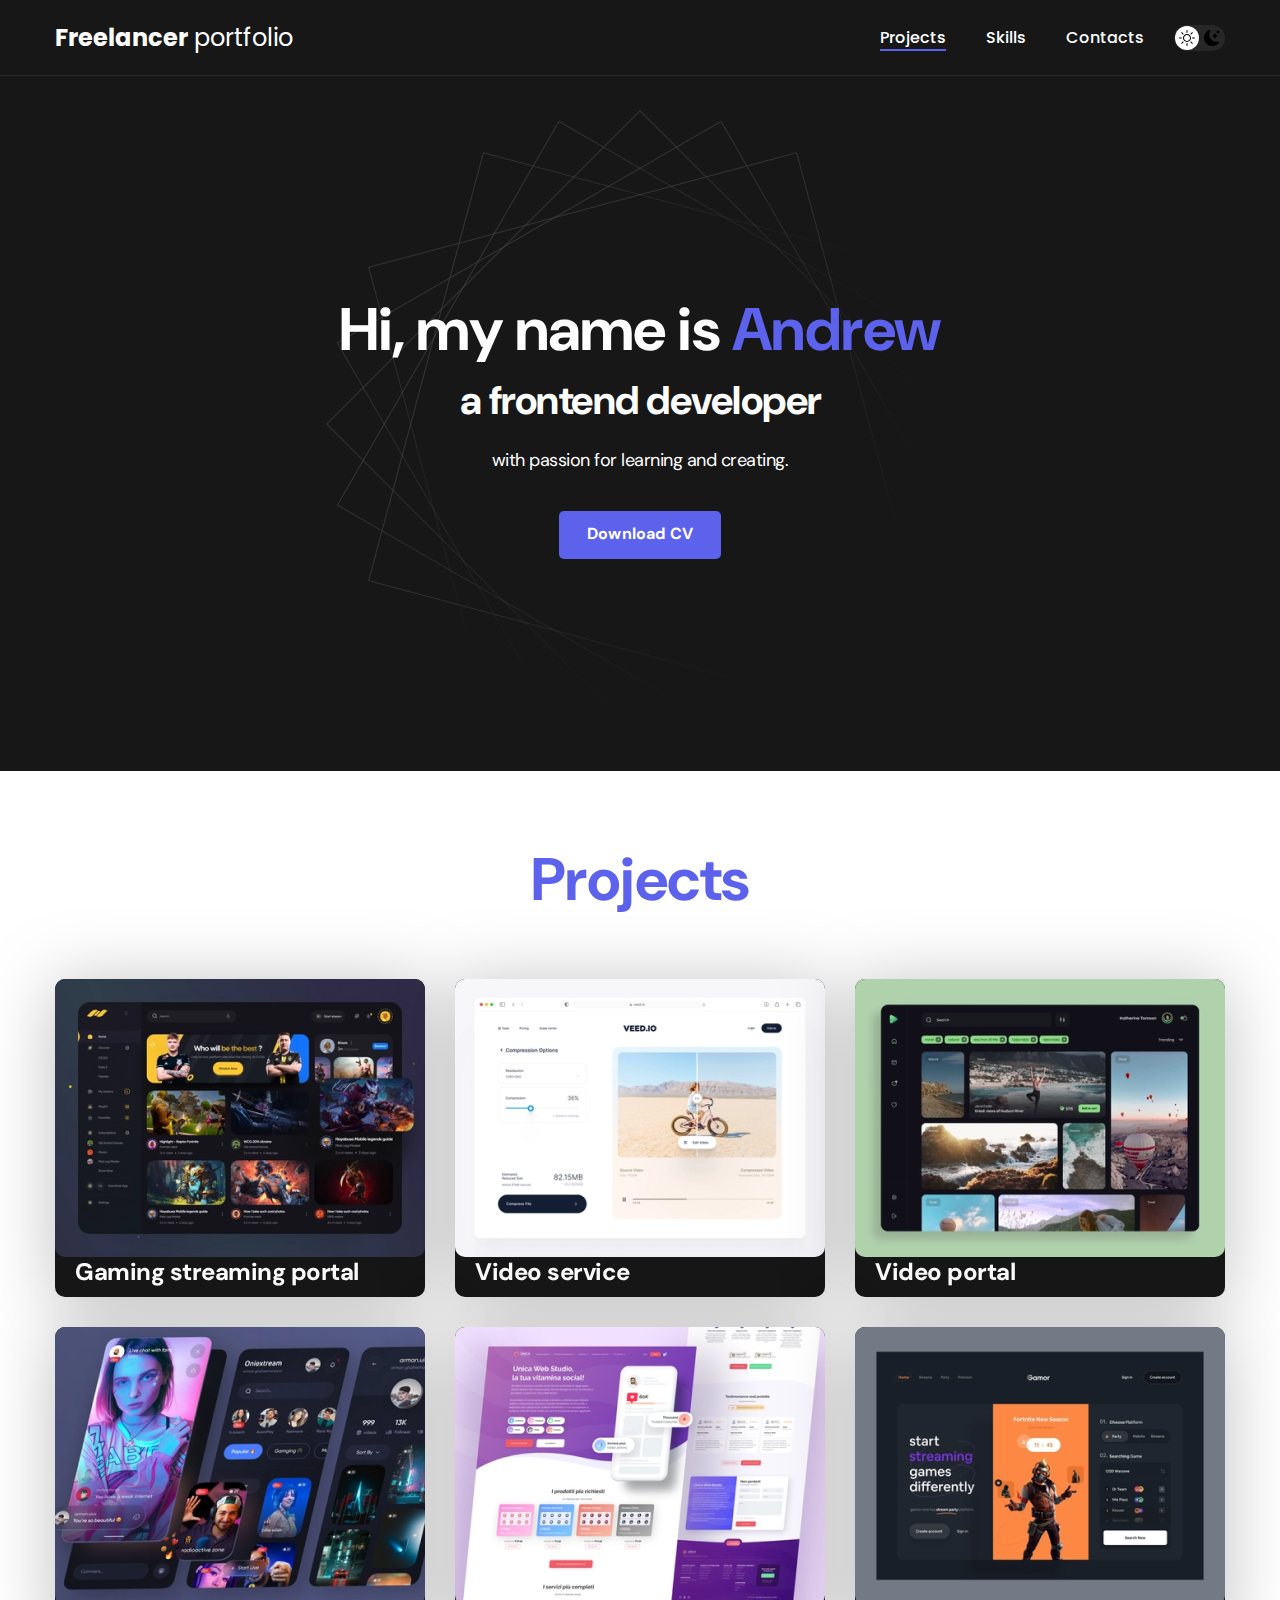
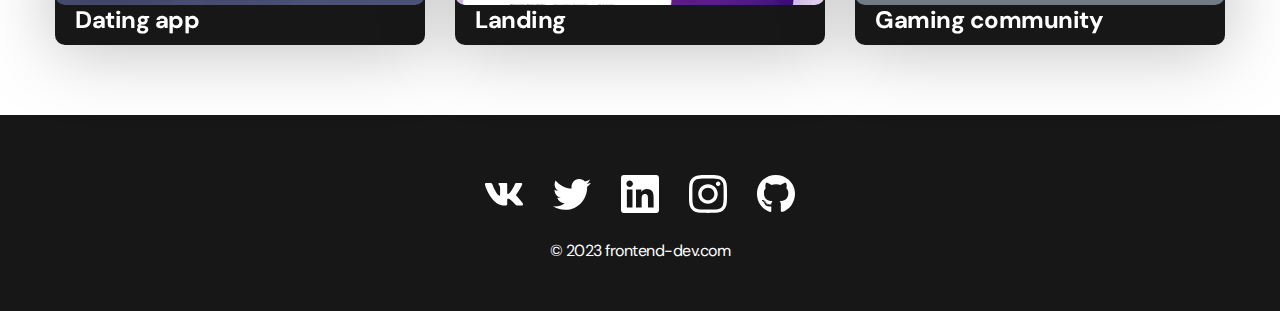
<file: index.html>
<!DOCTYPE html>
<html lang="en">
<head>
    <script id="chatBroEmbedCode">/* Chatbro Widget Embed Code Start */function ChatbroLoader(chats,async){async=!1!==async;var params={embedChatsParameters:chats instanceof Array?chats:[chats],lang:navigator.language||navigator.userLanguage,needLoadCode:'undefined'==typeof Chatbro,embedParamsVersion:localStorage.embedParamsVersion,chatbroScriptVersion:localStorage.chatbroScriptVersion},xhr=new XMLHttpRequest;xhr.withCredentials=!0,xhr.onload=function(){eval(xhr.responseText)},xhr.onerror=function(){console.error('Chatbro loading error')},xhr.open('GET','https://www.chatbro.com/embed.js?'+btoa(unescape(encodeURIComponent(JSON.stringify(params)))),async),xhr.send()}/* Chatbro Widget Embed Code End */ChatbroLoader({encodedChatId: '08pGf'});</script>
    <meta charset="UTF-8">
    <meta http-equiv="X-UA-Compatible" content="IE=edge">
    <meta name="viewport" content="width=device-width, initial-scale=1.0">
    <title>Portfolio</title>
    <link rel="stylesheet" href="./css/main.css">
</head>
<body>
    <nav class="nav">
        <div class="container">
            <div class="nav-row">
                <a href="./index.html" class="logo">
                   <strong>Freelancer</strong> portfolio
                </a>

                <button class="dark-mode-btn">
                    <img src="./img/icons/Sun.svg" alt="Light Mode" class="dark-mode-btn__icon">
                    <img src="./img/icons/Moon.svg" alt="Light Mode" class="dark-mode-btn__icon">
                </button>

                <ul class="nav-list">
                    <li class="nav-list__item"><a href="./index.html" class="nav-list__link nav-list__link--active">Projects</a></li>
                    <li class="nav-list__item"><a href="./skills.html" class="nav-list__link">Skills</a></li>
                    <li class="nav-list__item"><a href="./contacts.html" class="nav-list__link">Contacts</a></li>
                </ul>
            </div>
        </div>

    </nav>

    <header class="header">
            <div class="header__wrapper">
            <h1 class="header__title">
                <strong>Hi, my name is <em>Andrew</em></strong><br>
                 a frontend developer
            </h1>
            <div class="header__text">
                <p>with passion for learning and creating.</p>
            </div>
            <a href="./img/cv.pdf" download="" class="btn">Download CV</a>
        </div>
    </header>

    <main class="section">
        <div class="container">
            <h2 class="title-1">Projects</h2>
        <ul class="projects">
            <li class="project">
                <a href="./project-page.html">
                <img src="./img/projects/01.jpg" alt="ProjectImage" class="project__image">
                <h3 class="project__title">Gaming streaming portal</h3>
                 </a>
            </li>
            <li class="project">
                <a href="./project-page.html">
                <img src="./img/projects/02.jpg" alt="ProjectImage" class="project__image">
                <h3 class="project__title">Video service</h3>
            </a>
            </li>
            <li class="project">
                <a href="./project-page.html">
                <img src="./img/projects/03.jpg" alt="ProjectImage" class="project__image">
                <h3 class="project__title">Video portal</h3>
                </a>
            </li>
            <li class="project">
                <a href="./project-page.html">
                <img src="./img/projects/04.jpg" alt="ProjectImage" class="project__image">
                <h3 class="project__title">Dating app</h3>
            </a>
            </li>
            <li class="project">
                <a href="./project-page.html">
                <img src="./img/projects/05.jpg" alt="ProjectImage" class="project__image">
                <h3 class="project__title">Landing</h3>
                </a>
            </li>
            <li class="project">
                <a href="./project-page.html">
                <img src="./img/projects/06.jpg" alt="ProjectImage" class="project__image">
                <h3 class="project__title">Gaming community</h3>
            </a>
            </li>
        </ul>
        </div>
    </main>

    <footer class="footer">
        <div class="container">
            <div class="footer__wrapper">
            <ul class="social">
                <li class="social__item">
                    <a href="#!"><img src="./img/icons/Vector.svg" alt=""></a>
                </li>
                <li class="social__item">
                    <a href="#!"><img src="./img/icons/twitter.svg" alt=""></a>
                </li>
                <li class="social__item">
                    <a href="#!"><img src="./img/icons/linkedIn.svg" alt=""></a>
                </li>
                <li class="social__item">
                    <a href="#!"><img src="./img/icons/instagram.svg" alt=""></a>
                </li>
                <li class="social__item">
                    <a href="#!"><img src="./img/icons/gitHub.svg" alt=""></a>
                </li>
            </ul>
            <div class="copyright">
                <p>© 2023 frontend-dev.com</p>
            </div>
        </div>
        </div>
    </footer>
<script src="./js/main.js" ></script>
</body>
</html>
</file>
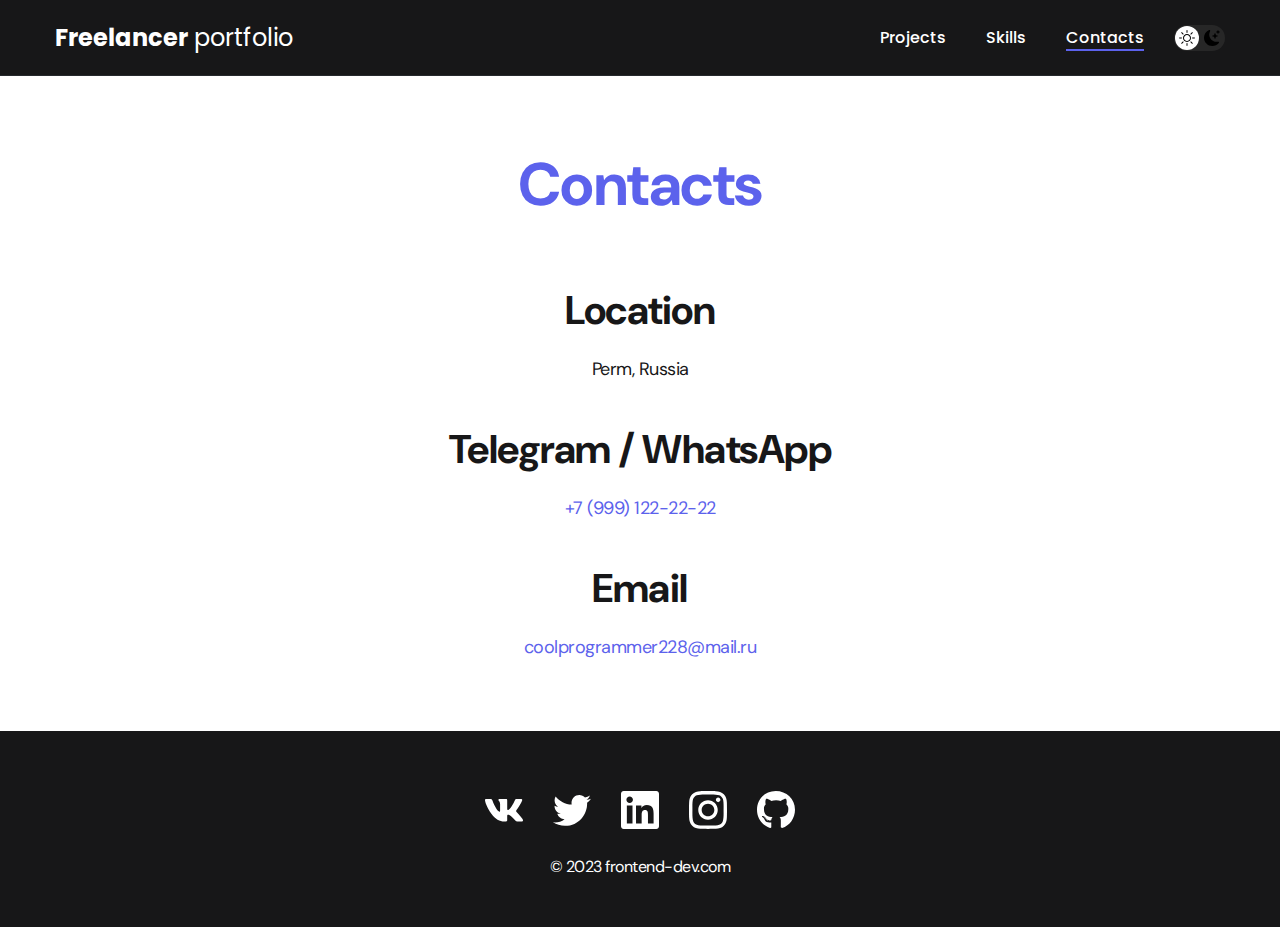
<file: contacts.html>
<!DOCTYPE html>
<html lang="en">
<head>
    <meta charset="UTF-8">
    <meta http-equiv="X-UA-Compatible" content="IE=edge">
    <meta name="viewport" content="width=device-width, initial-scale=1.0">
    <title>Portfolio</title>
    <link rel="stylesheet" href="./css/main.css">
</head>
<body class="night">
    <nav class="nav">
        <div class="container">
            <div class="nav-row">
                <a href="./index.html" class="logo">
                   <strong>Freelancer</strong> portfolio
                </a>
                <button class="dark-mode-btn">
                    <img src="./img/icons/Sun.svg" alt="Light Mode" class="dark-mode-btn__icon">
                    <img src="./img/icons/Moon.svg" alt="Light Mode" class="dark-mode-btn__icon">
                </button>
                <ul class="nav-list">
                    <li class="nav-list__item"><a href="./index.html" class="nav-list__link">Projects</a></li>
                    <li class="nav-list__item"><a href="./skills.html" class="nav-list__link">Skills</a></li>
                    <li class="nav-list__item"><a href="./contacts.html" class="nav-list__link nav-list__link--active">Contacts</a></li>
                </ul>
            </div>
        </div>

    </nav>

    <main class="section">
        <div class="container">

        
            <h1 class="title-1">Contacts</h1>

    <ul class="content-list">
        <li class="content-list__item"><h2 class="title-2">Location</h2>
            <p>Perm, Russia</p></li>
        <li class="content-list__item"><h2 class="title-2">Telegram / WhatsApp</h2>
            <p><a href="tel:+79991222222">+7 (999) 122-22-22</a></p></li>
            <li class="content-list__item"><h2 class="title-2">Email</h2>
                <p> <a href="mailto:coolprogrammer228@mail.ru">coolprogrammer228@mail.ru</a></p></li>
    </ul>   
   
        </div>
    </main>

    <footer class="footer">
        <div class="container">
            <div class="footer__wrapper">
            <ul class="social">
                <li class="social__item">
                    <a href="#!"><img src="./img/icons/Vector.svg" alt=""></a>
                </li>
                <li class="social__item">
                    <a href="#!"><img src="./img/icons/twitter.svg" alt=""></a>
                </li>
                <li class="social__item">
                    <a href="#!"><img src="./img/icons/linkedIn.svg" alt=""></a>
                </li>
                <li class="social__item">
                    <a href="#!"><img src="./img/icons/instagram.svg" alt=""></a>
                </li>
                <li class="social__item">
                    <a href="#!"><img src="./img/icons/gitHub.svg" alt=""></a>
                </li>
            </ul>
            <div class="copyright">
                <p>© 2023 frontend-dev.com</p>
            </div>
        </div>
        </div>
    </footer>
    <script src="./js/main.js" ></script>
</body>
</html>
</file>
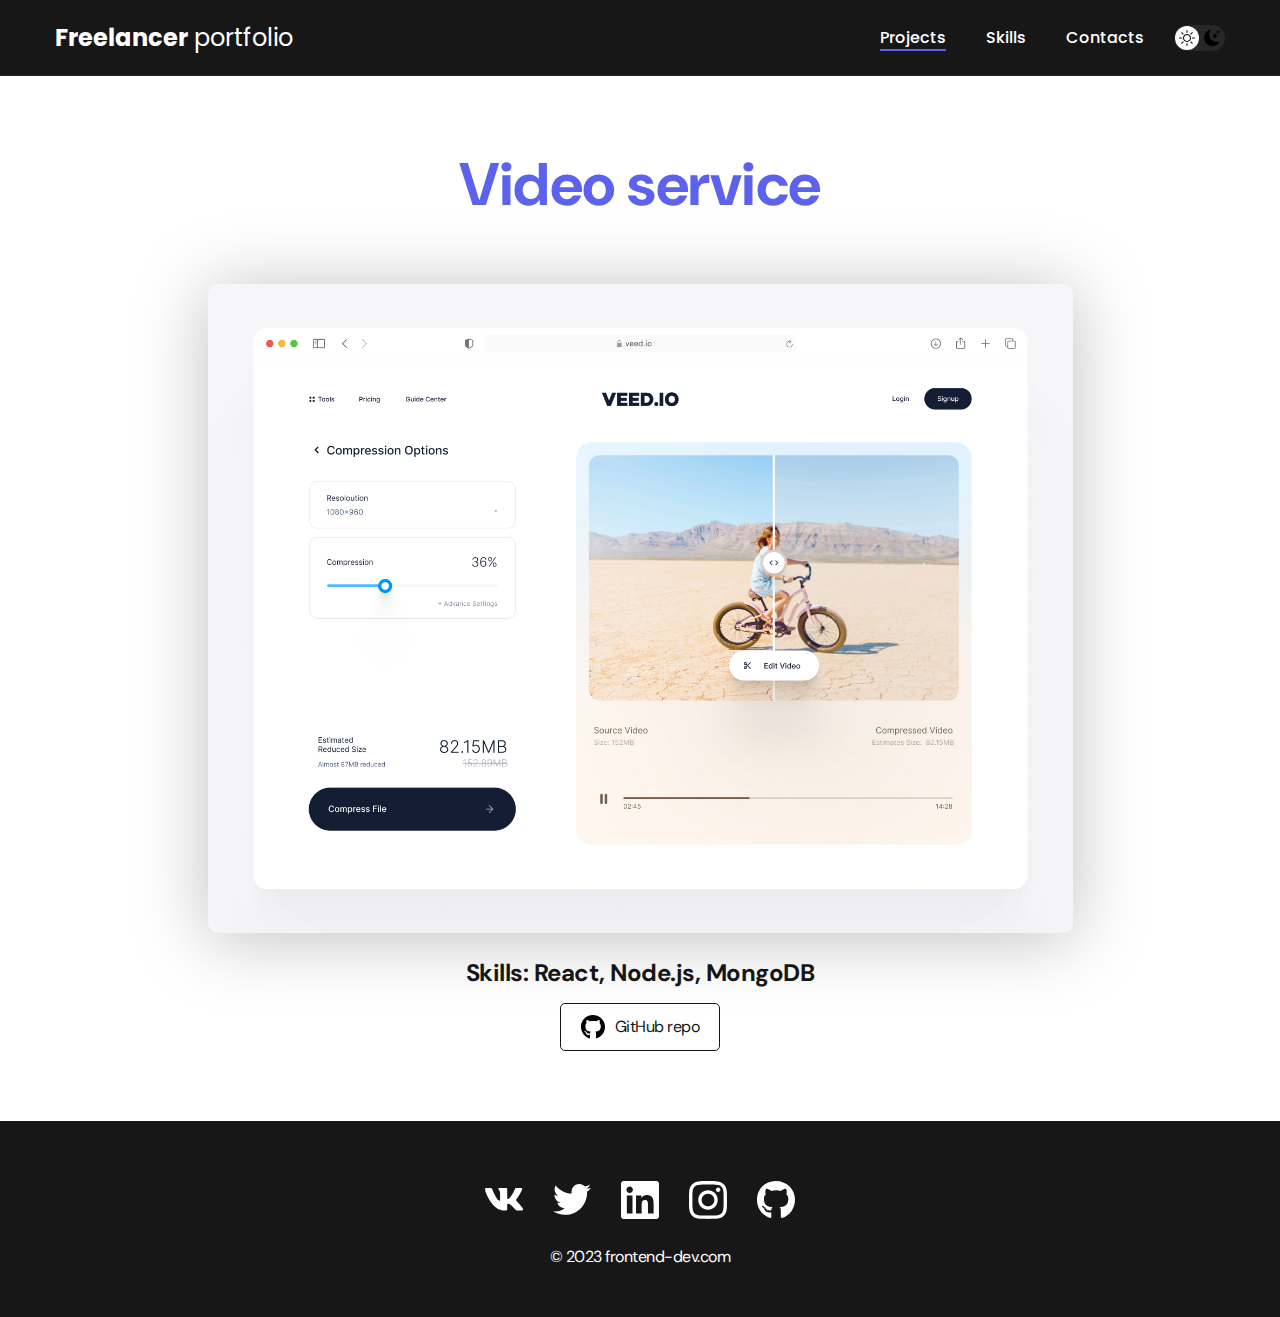
<file: project-page.html>
<!DOCTYPE html>
<html lang="en">
<head>
    <meta charset="UTF-8">
    <meta http-equiv="X-UA-Compatible" content="IE=edge">
    <meta name="viewport" content="width=device-width, initial-scale=1.0">
    <title>Portfolio</title>
    <link rel="stylesheet" href="./css/main.css">
</head>
<body>
    <nav class="nav">
        <div class="container">
            <div class="nav-row">
                <a href="./index.html" class="logo">
                   <strong>Freelancer</strong> portfolio
                </a>
                <button class="dark-mode-btn">
                    <img src="./img/icons/Sun.svg" alt="Light Mode" class="dark-mode-btn__icon">
                    <img src="./img/icons/Moon.svg" alt="Light Mode" class="dark-mode-btn__icon">
                </button>
                <ul class="nav-list">
                    <li class="nav-list__item"><a href="./index.html" class="nav-list__link nav-list__link--active">Projects</a></li>
                    <li class="nav-list__item"><a href="./skills.html" class="nav-list__link">Skills</a></li>
                    <li class="nav-list__item"><a href="./contacts.html" class="nav-list__link">Contacts</a></li>
                </ul>
            </div>
        </div>

    </nav>

    <main class="section">
        <div class="container">

        <div class="project-details">
            <h1 class="title-1">Video service</h1>
            <img src="./img/projects/02-big.jpg" class="project-details__cover" alt="">
            <div class="project-details__desc">
                <p>Skills: React, Node.js, MongoDB</p>
            </div>
            <a href="#!" class="btn-outline">
                <img src="./img/icons/gitHub-black.svg" alt="">
                GitHub repo
            </a>
        </div>
        </div>
    </main>

    <footer class="footer">
        <div class="container">
            <div class="footer__wrapper">
            <ul class="social">
                <li class="social__item">
                    <a href="#!"><img src="./img/icons/Vector.svg" alt=""></a>
                </li>
                <li class="social__item">
                    <a href="#!"><img src="./img/icons/twitter.svg" alt=""></a>
                </li>
                <li class="social__item">
                    <a href="#!"><img src="./img/icons/linkedIn.svg" alt=""></a>
                </li>
                <li class="social__item">
                    <a href="#!"><img src="./img/icons/instagram.svg" alt=""></a>
                </li>
                <li class="social__item">
                    <a href="#!"><img src="./img/icons/gitHub.svg" alt=""></a>
                </li>
            </ul>
            <div class="copyright">
                <p>© 2023 frontend-dev.com</p>
            </div>
        </div>
        </div>
    </footer>
    <script src="./js/main.js" ></script>
</body>
</html>
</file>
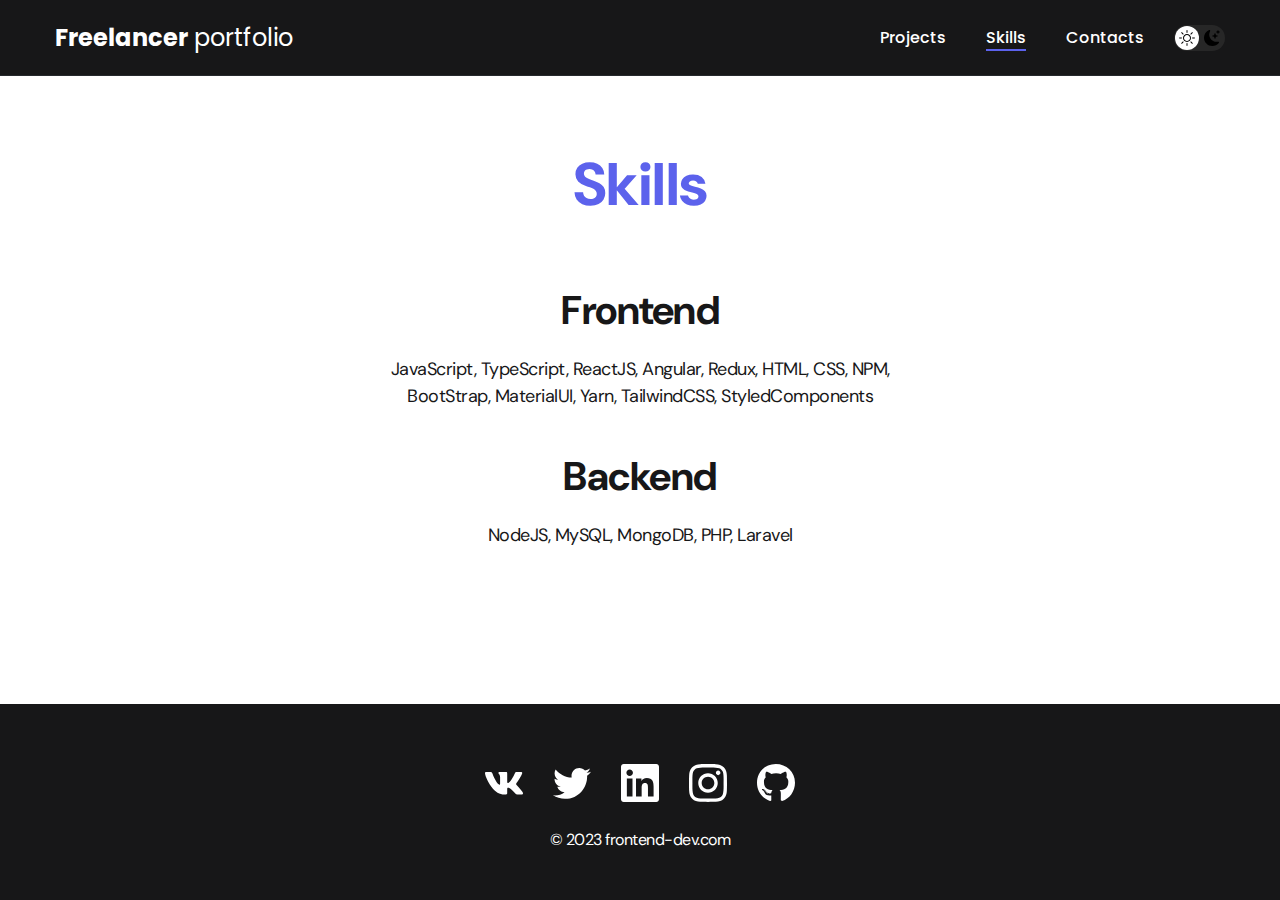
<file: skills.html>
<!DOCTYPE html>
<html lang="en">
<head>
    <meta charset="UTF-8">
    <meta http-equiv="X-UA-Compatible" content="IE=edge">
    <meta name="viewport" content="width=device-width, initial-scale=1.0">
    <title>Portfolio</title>
    <link rel="stylesheet" href="./css/main.css">
</head>
<body>
    <nav class="nav">
        <div class="container">
            <div class="nav-row">
                <a href="./index.html" class="logo">
                   <strong>Freelancer</strong> portfolio
                </a>
                <button class="dark-mode-btn">
                    <img src="./img/icons/Sun.svg" alt="Light Mode" class="dark-mode-btn__icon">
                    <img src="./img/icons/Moon.svg" alt="Light Mode" class="dark-mode-btn__icon">
                </button>
                <ul class="nav-list">
                    <li class="nav-list__item"><a href="./index.html" class="nav-list__link">Projects</a></li>
                    <li class="nav-list__item"><a href="./skills.html" class="nav-list__link nav-list__link--active">Skills</a></li>
                    <li class="nav-list__item"><a href="./contacts.html" class="nav-list__link">Contacts</a></li>
                </ul>
            </div>
        </div>

    </nav>

    <main class="section">
        <div class="container">

        
            <h1 class="title-1">Skills</h1>

    <ul class="content-list">
        <li class="content-list__item"><h2 class="title-2">Frontend</h2>
            <p>JavaScript, TypeScript, ReactJS, Angular, Redux, HTML, CSS, NPM, BootStrap, MaterialUI, Yarn, TailwindCSS, StyledComponents</p></li>
        <li class="content-list__item"><h2 class="title-2">Backend</h2>
            <p>NodeJS, MySQL, MongoDB, PHP, Laravel</p></li>
    </ul>   
   
        </div>
    </main>

    <footer class="footer">
        <div class="container">
            <div class="footer__wrapper">
            <ul class="social">
                <li class="social__item">
                    <a href="#!"><img src="./img/icons/Vector.svg" alt=""></a>
                </li>
                <li class="social__item">
                    <a href="#!"><img src="./img/icons/twitter.svg" alt=""></a>
                </li>
                <li class="social__item">
                    <a href="#!"><img src="./img/icons/linkedIn.svg" alt=""></a>
                </li>
                <li class="social__item">
                    <a href="#!"><img src="./img/icons/instagram.svg" alt=""></a>
                </li>
                <li class="social__item">
                    <a href="#!"><img src="./img/icons/gitHub.svg" alt=""></a>
                </li>
            </ul>
            <div class="copyright">
                <p>© 2023 frontend-dev.com</p>
            </div>
        </div>
        </div>
    </footer>
    <script src="./js/main.js" ></script>
</body>
</html>
</file>
<file: css/main.css>
@import "./reset.css";
@import url('https://fonts.googleapis.com/css2?family=DM+Sans:wght@400;500;700&family=Poppins:wght@400;500;700&display=swap');

/*
font-family: 'DM Sans', sans-serif;
font-family: 'Poppins', sans-serif;
*/

:root {
    --black: #171718;
    --black-border: #26292D;
    --white: #fff;
    --purple: #5c62ec;

    --text-color: var(--black);
    --dark-bg: var(--black);
    --dark-border: var(--black-border);
    --header-text: var(--white);
    --accent: var(--purple);

    /* Light mode*/
    --page-bg: var(--white);
    --text-color: var(--black);
    --project-card-bg: var(--black);
    --project-card-text: var(--white);
}

.dark {
      /* Dark mode*/
      --page-bg: #252526;
      --text-color: var(--white);
}

html, body {
    font-family: 'DM Sans';
    letter-spacing: -0.5px;
    min-height: 100vh;
    display: flex;
    flex-direction: column;
    /*Light mode*/
    background-color: var(--page-bg);
    color: var(--text-color);
}

.container {
    margin: 0 auto;
    padding: 0 15px;
    max-width: 1200px;
}

.none {
    display: none !important;
}

/* NAV */

.nav {
    padding: 20px 0;
    border-bottom: 1px solid #26292D;
    background-color: var(--dark-bg);
    color: var(--header-text);
    letter-spacing: normal;
}

.nav-row {
    display: flex;
    justify-content: flex-end;
    align-items: center;
    column-gap: 30px;
    row-gap: 20px;
    flex-wrap: wrap;
}

.logo {
    color: var(--header-text);
    font-size: 24px;
    font-family: 'Poppins', sans-serif;
    margin-right: auto;
}

.logo strong {
    font-weight: 700;
}

.nav-list {
    display: flex;
    align-items: center;
    row-gap: 10px;
    column-gap: 40px;
    font-size: 16px;
    font-weight: 500;
    font-family: 'Poppins', sans-serif;
}

.nav-list__link {
    color: var(--header-text);
    transition: opacity 0.2s ease-in;
}

.nav-list__link:hover {
    opacity: 0.8;
}

.nav-list__link--active {
    position: relative;
}

.nav-list__link--active::before {
    content: "";
    position: absolute;
    left: 0;
    top: 100%;
    display: block;
    height: 2px;
    width: 100%;
    background-color: var(--accent);
}

/* Dark Mode btn*/

.dark-mode-btn {
    order: 1;
    position: relative;
    display: flex;
    justify-content: space-between;
    width: 51px;
    height: 26px;
    padding: 5px;
    border-radius: 50px;
    background-color: #272727;
}

.dark-mode-btn::before {
    content: "";
    position: absolute;
    top: 1px;
    left: 1px;
    display: block;
    width: 24px;
    height: 24px;
    border-radius: 50%;
    background-color: var(--white);
    transition: left 0.2s ease-in;
}

.dark-mode-btn--active::before {
    left: 26px;
}


.dark-mode-btn__icon {
    position: relative;
}

/* HEADER */

.header {
    display: flex;
    justify-content: center;
    align-items: center;
    padding: 40px 0;
    min-height: 695px;
    background-color: var(--dark-bg);
    background-image: url('./../img/header-bg.png');
    background-repeat: no-repeat;
    background-size: auto;
    background-position: center center;
    color: var(--header-text);
    text-align: center;
}

.head__wrapper {
    padding: 0 15px;
    max-width: 660px;
}

.header__title {
    margin-bottom: 20px;
   font-size: 40px;
   font-weight: 700;
   line-height: 1.4;

}

.header__title strong {
    font-size: 60px;
    font-weight: 700;
}

.header__title em {
    font-style: normal;
    color: var(--accent);
}

.header__text {
    margin-bottom: 40px;
    font-size: 18px;
    line-height: 1.333;
}

.header__text p + p {
    margin-top: 1em;
}

.btn {
    display: inline-block;
    height: 48px;
    padding: 12px 28px;
    border-radius: 5px;
    background-color: var(--accent);
    color: var(--white);
    letter-spacing: 0.15px;
    font-size: 16px;
    font-weight: 700;
    transition: opacity 0.2s ease-in;
}

.btn:hover {
    opacity: 0.8;
}

.btn:active {
    position: relative;
    top: 1px;
}

/*иет фсешму*/
.btn-outline {
    display: flex;
    column-gap: 10px;
    align-items: center;
    height: 48px;
    border-radius: 5px;
    padding: 12px 20px;
    border: 1px solid var(--black);
    background-color: var(--white);
    color: var(--black);
}

.btn-outline:hover {
    opacity: 0.8;
}

.btn-outline:active {
    position: relative;
    top: 1px;
}

/* General */
.section {
 padding: 70px 0;

}

.title-1 {
    margin-bottom: 60px;
    font-size: 60px;
    font-weight: 700;
    line-height: 1.3;
    color: var(--accent);
    text-align: center;
}

/* Projects */
.projects {
    display: flex;
    justify-content: center;
    flex-wrap: wrap;
    column-gap: 30px;
    row-gap: 30px;
}

.project {
    max-width: 370px;
    background-color: var(--project-card-bg);
    filter: drop-shadow(0px 5px 35px rgba(0, 0, 0, 0.25));
    border-radius: 10px;
}

.project__image {
    border-radius: 10px;
}

.project__title {
    padding: 15px 20px 25px;
    font-weight: 700;
    font-size: 24px;
    line-height: 1.3%;
    color: var(--project-card-text);
}

/* Project Details */
.project-details {
    margin: 0 auto;
    max-width: 865px;
    display: flex;
    flex-direction: column;
    align-items: center;
}

.project-details__cover {
    max-width: 100%;
    margin-bottom: 40px;
    filter: drop-shadow(0px 5px 35px rgba(0, 0, 0, 0.25));
    border-radius: 10px;
}

.project-details__desc{
    margin-bottom: 30px;
    font-weight: 700;
    font-size: 24px;
    line-height: 1.3%;
}

/* content list*/
.title-2 {
    margin-bottom: 20px;
    font-size: 40px;
    line-height: 1.3;
    font-weight: 700;
}

.content-list {
    margin: 0 auto;
    max-width: 570px;
    display: flex;
    flex-direction: column;
    align-items: center;
    text-align: center;
    row-gap: 40px;
}

.content-list a {
    color: var(--purple);
}

.content-list__item {
    font-size: 18px;
    line-height: 1.5;
}

.content-list__item p + p {
    margin-top: 0 auto;
}



/* Footer */
.footer {
    margin-top: auto;
    padding: 60px 0 50px;
    background-color:  var(--dark-bg);
    color: var(--white);
}

.footer__wrapper {
    display: flex;
    flex-direction: column;
    align-items: center;
    row-gap: 27px;
}

.social {
    display: flex;
    column-gap: 30px;
    align-items: center;
}

.copyright {
    font-size: 16px;
}






@media (max-width: 620px) {

    .header {
        min-height: unset;
    }

    .header__title {
        font-size: 30px;
    }

    .header__title strong {
        font-size: 40px;
    }

    .section {
        padding: 70px 0;
    }

    .title-1 {
        margin-bottom: 30px;
        font-size: 40px;
    }

    .project__title {
        font-size: 22px;
    }

    /* NAV*/

    .nav-row {
        justify-content: space-between;
    }

    .dark-mode-btn {
        order: 0;
    }
}
</file>
